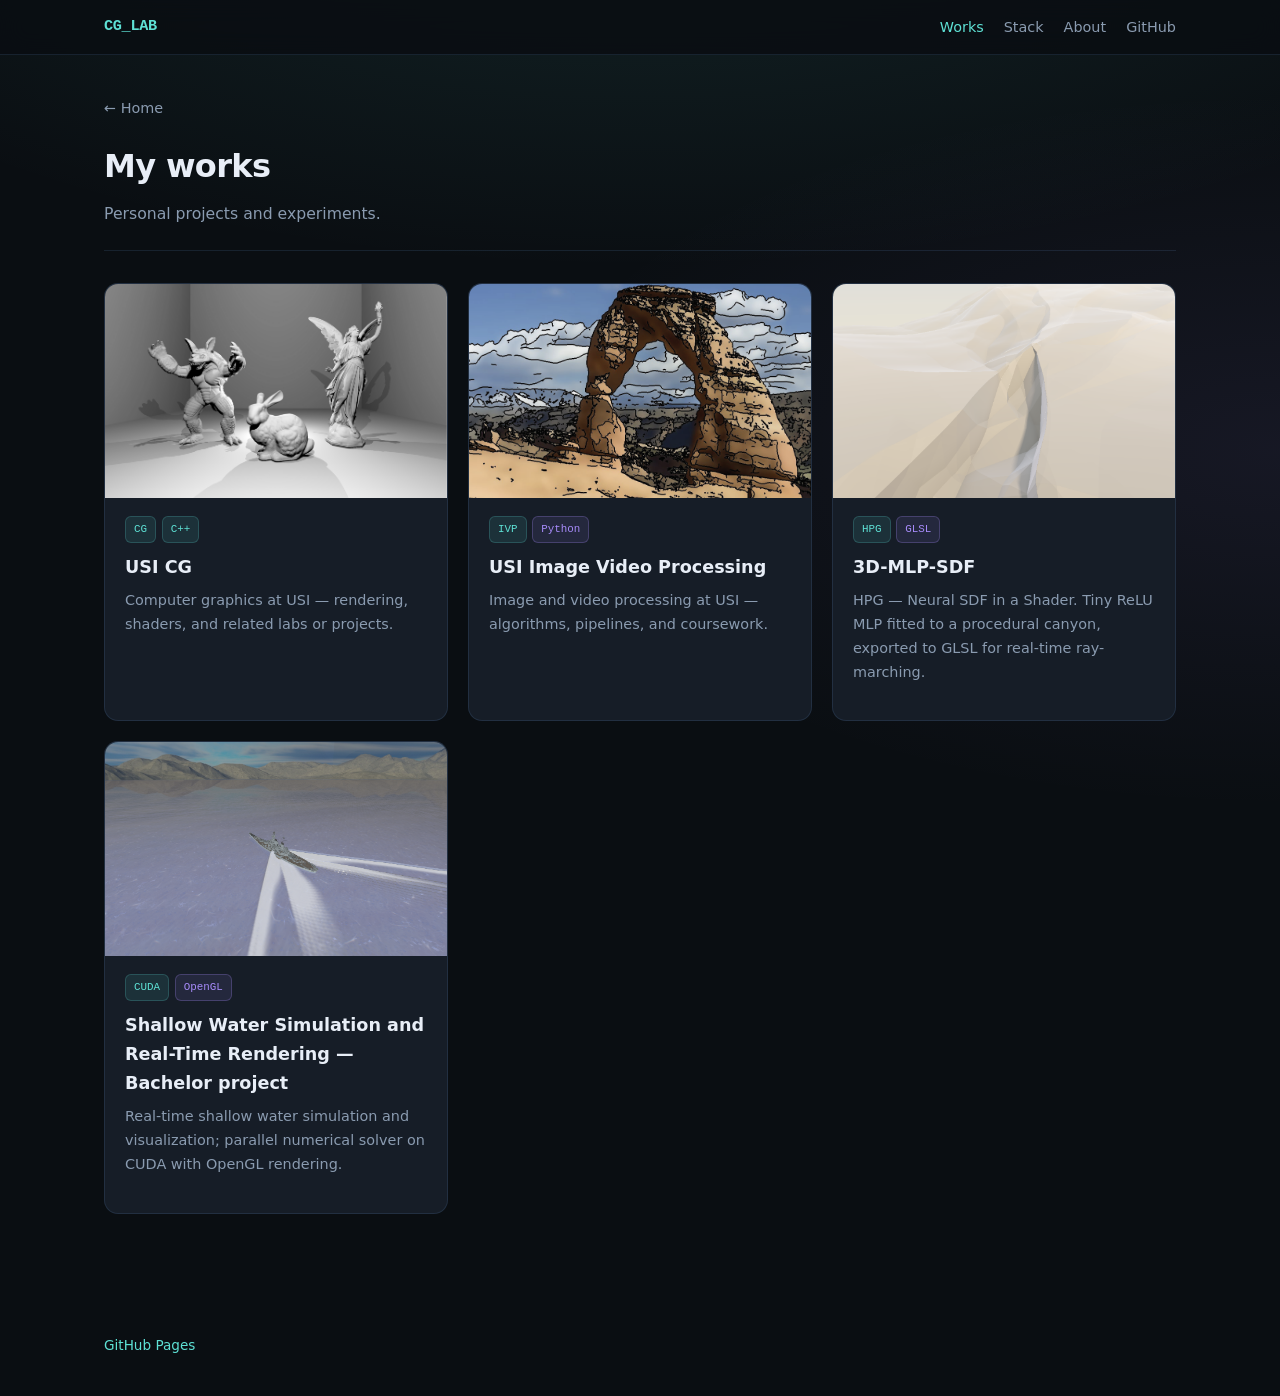
<file: pages/works.html>
<!DOCTYPE html>
<html lang="en">
<head>
  <meta charset="utf-8" />
  <meta name="viewport" content="width=device-width, initial-scale=1" />
  <meta
    name="description"
    data-i18n-meta="worksMetaDesc"
    content="Selected computer graphics projects — path tracing, real-time rendering, procedural content."
  />
  <title>Works · CG Lab</title>
  <link rel="stylesheet" href="../css/styles.css" />
</head>
<body data-i18n-title="titleWorks">
  <a class="skip" href="#main" data-i18n="skipWorks">Skip to works</a>

  <nav aria-label="Primary" data-i18n-attr="aria-label:navAria">
    <div class="nav-inner">
      <a class="brand" href="../index.html">CG_LAB</a>
      <div class="nav-right">
        <ul class="nav-links">
          <li><a href="works.html" aria-current="page" data-i18n="navWorks">Works</a></li>
          <li><a href="../index.html#stack" data-i18n="navStack">Stack</a></li>
          <li><a href="../index.html#about" data-i18n="navAbout">About</a></li>
          <li><a href="https://github.com/" target="_blank" rel="noopener noreferrer">GitHub</a></li>
        </ul>
      </div>
    </div>
  </nav>

  <main id="main">
    <a class="page-back" href="../index.html" data-i18n="backHome">← Home</a>
    <header class="page-intro">
      <h1 data-i18n="worksPageTitle">My works</h1>
      <p data-i18n="worksPageLede">Personal projects and experiments.</p>
    </header>

    <section aria-labelledby="works-title">
      <h2 class="section-title visually-hidden" id="works-title" data-i18n="worksTitle">My works</h2>
      <div class="portfolio">
        <article class="project">
          <a class="project-thumb-link" href="usi-cg.html" aria-hidden="true" tabindex="-1">
            <div class="project-thumb" role="img" data-i18n-attr="aria-label:projThumb1Aria">
              <img src="../CG Title.png" alt="CG Title" style="width:100%;height:100%;object-fit:cover;">
            </div>
          </a>
          <div class="project-body">
            <div class="project-tags">
              <span class="tag">CG</span>
              <span class="tag">C++</span>
            </div>
            <h3><a href="usi-cg.html" data-i18n="proj1Title">USI CG</a></h3>
            <p data-i18n="proj1Desc">Computer graphics at USI — rendering, shaders, and related labs or projects.</p>
          </div>
        </article>

        <article class="project">
          <a class="project-thumb-link" href="usi-image-video-processing.html" aria-hidden="true" tabindex="-1">
            <div class="project-thumb" role="img" data-i18n-attr="aria-label:projThumb2Aria">
              <img src="../IVP Title.png" alt="IVP Title" style="width:100%;height:100%;object-fit:cover;">
            </div>
          </a>
          <div class="project-body">
            <div class="project-tags">
              <span class="tag">IVP</span>
              <span class="tag purple">Python</span>
            </div>
            <h3><a href="usi-image-video-processing.html" data-i18n="proj2Title">USI Image Video Processing</a></h3>
            <p data-i18n="proj2Desc">Image and video processing at USI — algorithms, pipelines, and coursework.</p>
          </div>
        </article>

        <article class="project">
          <a class="project-thumb-link" href="3d-mlp-sdf.html" aria-hidden="true" tabindex="-1">
            <div class="project-thumb" role="img" data-i18n-attr="aria-label:projThumb4Aria">
              <img src="../GI.png" alt="3D-MLP-SDF" style="width:100%;height:100%;object-fit:cover;">
            </div>
          </a>
          <div class="project-body">
            <div class="project-tags">
              <span class="tag">HPG</span>
              <span class="tag purple">GLSL</span>
            </div>
            <h3><a href="3d-mlp-sdf.html" data-i18n="proj4Title">3D-MLP-SDF</a></h3>
            <p data-i18n="proj4Desc">HPG — Neural SDF in a Shader. Tiny ReLU MLP fitted to a procedural canyon, exported to GLSL for real-time ray-marching.</p>
          </div>
        </article>

        <article class="project">
          <a class="project-thumb-link" href="shallow-water-simulation-and-real-time-rendering.html" aria-hidden="true" tabindex="-1">
            <div class="project-thumb" role="img" data-i18n-attr="aria-label:projThumb3Aria">
              <img src="../Battleship.png" alt="Shallow Water Simulation" style="width:100%;height:100%;object-fit:cover;">
            </div>
          </a>
          <div class="project-body">
            <div class="project-tags">
              <span class="tag">CUDA</span>
              <span class="tag purple">OpenGL</span>
            </div>
            <h3><a href="shallow-water-simulation-and-real-time-rendering.html" data-i18n="proj3Title">Shallow Water Simulation and Real-Time Rendering — Bachelor project</a></h3>
            <p data-i18n="proj3Desc">
              Real-time shallow water simulation and visualization; parallel numerical solver on CUDA with OpenGL rendering.
            </p>
          </div>
        </article>
      </div>
    </section>
  </main>

  <footer>
    <p data-i18n-html="footerHtml">
      <a href="https://pages.github.com/" target="_blank" rel="noopener noreferrer">GitHub Pages</a>
    </p>
  </footer>

  <script src="../js/i18n.js"></script>
</body>
</html>
</file>
<file: css/styles.css>
/* CG Lab — site styles */

:root {
  --bg: #0a0e12;
  --bg-elevated: #111820;
  --surface: #161d27;
  --border: rgba(120, 180, 255, 0.12);
  --text: #e8eef7;
  --muted: #8a9bb0;
  --accent: #5ee1d5;
  --accent-2: #a78bfa;
  --warn: #fbbf24;
  --radius: 14px;
  --font: "Segoe UI", system-ui, -apple-system, "PingFang SC", "Microsoft YaHei", sans-serif;
  --mono: "Cascadia Code", "JetBrains Mono", "Fira Code", ui-monospace, monospace;
}

* {
  box-sizing: border-box;
  margin: 0;
  padding: 0;
}

html {
  scroll-behavior: smooth;
}

body {
  font-family: var(--font);
  background: var(--bg);
  color: var(--text);
  line-height: 1.65;
  min-height: 100vh;
}

/* Background: grid + soft glow */
body::before {
  content: "";
  position: fixed;
  inset: 0;
  background:
    radial-gradient(ellipse 80% 50% at 50% -20%, rgba(94, 225, 213, 0.12), transparent),
    radial-gradient(ellipse 60% 40% at 100% 50%, rgba(167, 139, 250, 0.08), transparent),
    linear-gradient(var(--bg) 0 0) padding-box,
    repeating-linear-gradient(
      90deg,
      transparent,
      transparent 48px,
      rgba(255, 255, 255, 0.02) 48px,
      rgba(255, 255, 255, 0.02) 49px
    ),
    repeating-linear-gradient(
      0deg,
      transparent,
      transparent 48px,
      rgba(255, 255, 255, 0.02) 48px,
      rgba(255, 255, 255, 0.02) 49px
    );
  pointer-events: none;
  z-index: -1;
}

.skip {
  position: absolute;
  left: -9999px;
}

.skip:focus {
  left: 1rem;
  top: 1rem;
  z-index: 100;
  padding: 0.5rem 1rem;
  background: var(--surface);
  border-radius: 8px;
  color: var(--text);
}

nav {
  position: sticky;
  top: 0;
  z-index: 50;
  background: rgba(10, 14, 18, 0.85);
  backdrop-filter: blur(12px);
  border-bottom: 1px solid var(--border);
}

.nav-inner {
  max-width: 1120px;
  margin: 0 auto;
  padding: 0.85rem 1.5rem;
  display: flex;
  align-items: center;
  justify-content: space-between;
  gap: 1rem;
  flex-wrap: wrap;
}

.nav-right {
  display: flex;
  align-items: center;
  gap: 1rem 1.5rem;
  flex-wrap: wrap;
}

.lang-switch {
  display: inline-flex;
  border: 1px solid var(--border);
  border-radius: 9px;
  overflow: hidden;
  flex-shrink: 0;
}

.lang-switch button {
  font-family: var(--font);
  font-size: 0.8rem;
  padding: 0.4rem 0.65rem;
  border: none;
  background: transparent;
  color: var(--muted);
  cursor: pointer;
  transition: background 0.15s, color 0.15s;
}

.lang-switch button:hover {
  color: var(--text);
}

.lang-switch button[aria-pressed="true"] {
  background: var(--accent-soft, rgba(94, 225, 213, 0.18));
  color: var(--accent);
}

.lang-switch button + button {
  border-left: 1px solid var(--border);
}

.brand {
  font-family: var(--mono);
  font-size: 0.95rem;
  font-weight: 600;
  color: var(--accent);
  text-decoration: none;
  letter-spacing: -0.02em;
}

.brand span {
  color: var(--muted);
  font-weight: 400;
}

.nav-links {
  display: flex;
  flex-wrap: wrap;
  gap: 0.25rem 1.25rem;
  list-style: none;
}

.nav-links a {
  color: var(--muted);
  text-decoration: none;
  font-size: 0.9rem;
  transition: color 0.15s;
}

.nav-links a:hover {
  color: var(--accent);
}

.nav-links a[aria-current="page"] {
  color: var(--accent);
  font-weight: 500;
}

.page-back {
  display: inline-block;
  margin-bottom: 1.25rem;
  font-size: 0.9rem;
  color: var(--muted);
  text-decoration: none;
}

.page-back:hover {
  color: var(--accent);
}

.page-intro {
  margin-bottom: 2rem;
  padding-bottom: 1.5rem;
  border-bottom: 1px solid var(--border);
}

.page-intro h1 {
  font-size: clamp(1.5rem, 4vw, 2rem);
  font-weight: 600;
  letter-spacing: -0.02em;
  margin-bottom: 0.5rem;
}

.page-intro p {
  color: var(--muted);
  font-size: 0.98rem;
  max-width: 42rem;
  line-height: 1.6;
}

.visually-hidden {
  position: absolute;
  width: 1px;
  height: 1px;
  padding: 0;
  margin: -1px;
  overflow: hidden;
  clip: rect(0, 0, 0, 0);
  white-space: nowrap;
  border: 0;
}

main {
  max-width: 1120px;
  margin: 0 auto;
  padding: 2.5rem 1.5rem 4rem;
}

/* Home: GitHub sidebar + main column */
main.home-layout {
  max-width: 1180px;
  display: grid;
  grid-template-columns: minmax(220px, 260px) minmax(0, 1fr);
  gap: 2rem 2.25rem;
  align-items: start;
}

.github-sidebar {
  position: sticky;
  top: 5.5rem;
}

.github-card {
  display: flex;
  flex-direction: column;
  align-items: stretch;
  gap: 0.65rem;
  padding: 1.25rem;
  text-align: center;
}

.github-card-avatar-wrap {
  display: block;
  margin: 0 auto 0.25rem;
  border-radius: 50%;
  overflow: hidden;
  width: 120px;
  height: 120px;
  border: 2px solid var(--border);
  transition: border-color 0.2s, box-shadow 0.2s;
}

.github-card-avatar-wrap:hover {
  border-color: rgba(94, 225, 213, 0.45);
  box-shadow: 0 0 20px rgba(94, 225, 213, 0.12);
}

.github-card-avatar {
  display: block;
  width: 100%;
  height: 100%;
  object-fit: cover;
}

.github-card-name {
  font-size: 1.05rem;
  font-weight: 600;
  color: var(--text);
  text-decoration: none;
  letter-spacing: -0.02em;
}

.github-card-name:hover {
  color: var(--accent);
}

.github-card-login {
  font-family: var(--mono);
  font-size: 0.85rem;
  color: var(--muted);
  margin-top: -0.35rem;
}

.github-card-bio {
  font-size: 0.88rem;
  color: var(--muted);
  line-height: 1.55;
  text-align: left;
  margin-top: 0.15rem;
}

.github-card-bio-text:empty {
  display: none;
}

.github-card-error {
  font-size: 0.85rem;
  color: var(--warn);
  text-align: left;
  margin: 0;
}

.github-card-stats {
  margin: 0.35rem 0 0;
  padding: 0.75rem 0 0;
  border-top: 1px solid var(--border);
  text-align: left;
}

.github-card-stats div {
  display: flex;
  justify-content: space-between;
  align-items: baseline;
  gap: 0.75rem;
}

.github-card-stats dt {
  font-size: 0.72rem;
  text-transform: uppercase;
  letter-spacing: 0.06em;
  color: var(--muted);
  font-weight: 500;
}

.github-card-stats dd {
  font-family: var(--mono);
  font-size: 0.95rem;
  color: var(--accent);
}

.github-card-cta {
  justify-content: center;
  margin-top: 0.35rem;
}

.sidebar-subheading {
  font-family: var(--mono);
  font-size: 0.72rem;
  text-transform: uppercase;
  letter-spacing: 0.1em;
  color: var(--muted);
  margin: 0 0 0.85rem;
  text-align: center;
}

.contact-card {
  padding: 1.1rem 1.25rem;
  margin-top: 0.25rem;
}

.contact-list {
  list-style: none;
  margin: 0;
  padding: 0;
  display: flex;
  flex-direction: column;
  gap: 0.5rem;
}

.contact-link {
  display: inline-flex;
  align-items: center;
  gap: 0.55rem;
  color: var(--text);
  text-decoration: none;
  font-size: 0.92rem;
  padding: 0.4rem 0.5rem;
  margin: 0 auto;
  border-radius: 10px;
  transition: color 0.15s, background 0.15s;
  max-width: 100%;
}

.contact-link span {
  overflow-wrap: anywhere;
  text-align: left;
}

.contact-link:hover {
  color: var(--accent);
  background: rgba(94, 225, 213, 0.08);
}

.contact-link .icon-x {
  flex-shrink: 0;
  color: var(--text);
  opacity: 0.92;
}

.contact-link:hover .icon-x {
  color: var(--accent);
  opacity: 1;
}

.contact-link .icon-mail {
  flex-shrink: 0;
  color: var(--text);
  opacity: 0.92;
}

.contact-link:hover .icon-mail {
  color: var(--accent);
  opacity: 1;
}

.home-main {
  min-width: 0;
}

@media (max-width: 900px) {
  main.home-layout {
    grid-template-columns: 1fr;
  }

  .github-sidebar {
    position: static;
    max-width: 320px;
    margin: 0 auto;
  }
}

.hero {
  margin-bottom: 3.5rem;
  padding-bottom: 2rem;
  border-bottom: 1px solid var(--border);
}

.hero-kicker {
  font-family: var(--mono);
  font-size: 0.8rem;
  color: var(--accent-2);
  letter-spacing: 0.04em;
  margin-bottom: 0.75rem;
}

.hero h1 {
  font-size: clamp(2rem, 5vw, 2.75rem);
  font-weight: 650;
  letter-spacing: -0.03em;
  line-height: 1.2;
  margin-bottom: 1rem;
  max-width: 22ch;
}

html[lang="zh-CN"] .hero h1 {
  max-width: 18ch;
}

.hero p {
  color: var(--muted);
  font-size: 1.05rem;
  max-width: 48ch;
}

.hero-cta {
  margin-top: 1.5rem;
  display: flex;
  flex-wrap: wrap;
  gap: 0.75rem;
}

.btn {
  display: inline-flex;
  align-items: center;
  gap: 0.4rem;
  padding: 0.65rem 1.1rem;
  border-radius: 10px;
  font-size: 0.9rem;
  text-decoration: none;
  transition: transform 0.12s, box-shadow 0.12s;
}

.btn:active {
  transform: scale(0.98);
}

.btn-primary {
  background: linear-gradient(135deg, rgba(94, 225, 213, 0.25), rgba(167, 139, 250, 0.2));
  color: var(--text);
  border: 1px solid rgba(94, 225, 213, 0.4);
}

.btn-primary:hover {
  box-shadow: 0 0 24px rgba(94, 225, 213, 0.2);
}

.btn-ghost {
  background: transparent;
  color: var(--muted);
  border: 1px solid var(--border);
}

.btn-ghost:hover {
  color: var(--text);
  border-color: rgba(94, 225, 213, 0.35);
}

.section-title {
  font-family: var(--mono);
  font-size: 0.75rem;
  text-transform: uppercase;
  letter-spacing: 0.12em;
  color: var(--muted);
  margin-bottom: 1.25rem;
}

section {
  margin-bottom: 3.5rem;
}

/* Portfolio grid */
.portfolio {
  display: grid;
  grid-template-columns: repeat(auto-fill, minmax(min(100%, 320px), 1fr));
  gap: 1.25rem;
}

.project {
  background: var(--surface);
  border-radius: var(--radius);
  border: 1px solid var(--border);
  overflow: hidden;
  display: flex;
  flex-direction: column;
  transition: border-color 0.2s, box-shadow 0.2s;
}

.project:hover {
  border-color: rgba(94, 225, 213, 0.35);
  box-shadow: 0 12px 40px rgba(0, 0, 0, 0.35);
}

a.project-thumb-link {
  display: block;
  text-decoration: none;
  color: inherit;
}

a.project-thumb-link:focus-visible {
  outline: 2px solid var(--accent);
  outline-offset: 2px;
}

.project-body h3 a {
  color: inherit;
  text-decoration: none;
}

.project-body h3 a:hover {
  color: var(--accent);
}

.project-thumb {
  aspect-ratio: 16 / 10;
  position: relative;
  overflow: hidden;
}

.project-thumb.placeholder-a {
  background:
    linear-gradient(145deg, #1a2332 0%, #0d1218 100%),
    radial-gradient(circle at 30% 70%, rgba(94, 225, 213, 0.35), transparent 55%),
    radial-gradient(circle at 75% 25%, rgba(167, 139, 250, 0.4), transparent 50%);
}

.project-thumb.placeholder-b {
  background:
    conic-gradient(from 180deg at 50% 50%, #1e293b, #0f172a, #1e3a5f, #0f172a, #1e293b);
}

.project-thumb.placeholder-b::after {
  content: "";
  position: absolute;
  inset: 18%;
  border: 2px solid rgba(94, 225, 213, 0.5);
  border-radius: 4px;
  box-shadow: inset 0 0 40px rgba(94, 225, 213, 0.15);
}

.project-thumb.placeholder-c {
  background: linear-gradient(160deg, #0c1220 0%, #1a1030 50%, #0a1628 100%);
}

.project-thumb.placeholder-c::before {
  content: "";
  position: absolute;
  width: 200%;
  height: 40%;
  left: -50%;
  bottom: 0;
  background: repeating-linear-gradient(
    90deg,
    transparent,
    transparent 2px,
    rgba(94, 225, 213, 0.08) 2px,
    rgba(94, 225, 213, 0.08) 4px
  );
  transform: perspective(200px) rotateX(60deg);
  transform-origin: bottom;
}

.project-body {
  padding: 1.15rem 1.25rem 1.25rem;
  flex: 1;
  display: flex;
  flex-direction: column;
}

.project-tags {
  display: flex;
  flex-wrap: wrap;
  gap: 0.35rem;
  margin-bottom: 0.65rem;
}

.tag {
  font-family: var(--mono);
  font-size: 0.68rem;
  padding: 0.2rem 0.5rem;
  border-radius: 6px;
  background: rgba(94, 225, 213, 0.1);
  color: var(--accent);
  border: 1px solid rgba(94, 225, 213, 0.2);
}

.tag.purple {
  background: rgba(167, 139, 250, 0.1);
  color: var(--accent-2);
  border-color: rgba(167, 139, 250, 0.25);
}

.project h3 {
  font-size: 1.1rem;
  font-weight: 600;
  margin-bottom: 0.45rem;
}

.project p {
  font-size: 0.9rem;
  color: var(--muted);
  flex: 1;
  margin-bottom: 1rem;
}

.project-links {
  display: flex;
  flex-wrap: wrap;
  gap: 0.65rem;
}

.project-links a {
  font-family: var(--mono);
  font-size: 0.78rem;
  color: var(--accent);
  text-decoration: none;
}

.project-links a:hover {
  text-decoration: underline;
}

/* Writing list */
.posts {
  display: flex;
  flex-direction: column;
  gap: 0.75rem;
}

.post-card {
  display: grid;
  grid-template-columns: auto 1fr;
  gap: 1rem 1.5rem;
  align-items: baseline;
  padding: 1.1rem 1.25rem;
  background: var(--surface);
  border: 1px solid var(--border);
  border-radius: var(--radius);
  text-decoration: none;
  color: inherit;
  transition: border-color 0.15s, background 0.15s;
}

@media (max-width: 520px) {
  .post-card {
    grid-template-columns: 1fr;
  }
}

.post-card:hover {
  border-color: rgba(167, 139, 250, 0.35);
  background: var(--bg-elevated);
}

.post-date {
  font-family: var(--mono);
  font-size: 0.75rem;
  color: var(--warn);
  white-space: nowrap;
}

.post-card h3 {
  font-size: 1rem;
  font-weight: 600;
  margin-bottom: 0.35rem;
}

.post-card p {
  font-size: 0.88rem;
  color: var(--muted);
}

.post-meta {
  grid-column: 1 / -1;
  display: flex;
  flex-wrap: wrap;
  gap: 0.4rem;
}

.post-meta .tag {
  font-size: 0.65rem;
}

/* Skills */
.skills {
  display: flex;
  flex-wrap: wrap;
  gap: 0.5rem;
}

.skill {
  padding: 0.45rem 0.85rem;
  background: var(--bg-elevated);
  border: 1px solid var(--border);
  border-radius: 999px;
  font-size: 0.85rem;
  color: var(--muted);
}

.about-grid {
  display: grid;
  grid-template-columns: 1fr;
  gap: 1.25rem;
  max-width: 42rem;
}

.about-card {
  background: var(--surface);
  border: 1px solid var(--border);
  border-radius: var(--radius);
  padding: 1.25rem 1.35rem;
}

.about-card p {
  color: var(--muted);
  font-size: 0.95rem;
}

.about-card p + p {
  margin-top: 0.75rem;
}

footer {
  max-width: 1120px;
  margin: 0 auto;
  padding: 0 1.5rem 2.5rem;
  font-size: 0.85rem;
  color: var(--muted);
}

main.home-layout + footer {
  max-width: 1180px;
}

footer a {
  color: var(--accent);
  text-decoration: none;
}

footer a:hover {
  text-decoration: underline;
}

/* Inline prose (keeps i18n HTML free of style= attributes) */
.notes-hint {
  margin-top: 1rem;
  font-size: 0.88rem;
  color: var(--muted);
}

.inline-code {
  font-family: var(--mono);
  color: var(--accent);
  font-size: 0.85em;
}

.about-card p strong {
  color: var(--text);
}

.work-hero-thumb {
  margin-bottom: 1.5rem;
  border-radius: var(--radius);
  border: 1px solid var(--border);
  overflow: hidden;
  max-height: 22rem;
}

.work-hero-thumb .project-thumb {
  aspect-ratio: 21 / 9;
  max-height: 22rem;
}

.work-lede {
  color: var(--muted);
  font-size: 1.05rem;
  line-height: 1.6;
  max-width: 48rem;
  margin-top: 0.35rem;
}

.work-detail-body {
  margin-top: 2rem;
  margin-bottom: 1.5rem;
}

.work-detail-body .section-title {
  margin-bottom: 1rem;
}

.work-detail-body p {
  color: var(--muted);
  font-size: 0.95rem;
  margin-bottom: 0.85rem;
}

.work-detail-body p:last-child {
  margin-bottom: 0;
}

.work-page-head.page-intro {
  border-bottom: none;
  margin-bottom: 0;
  padding-bottom: 0;
}

/* Work detail: anchor scroll clears sticky top nav; sidebar TOC sticks while scrolling */
html:has(main.work-wiki) {
  scroll-padding-top: 6rem;
}

.work-wiki-article {
  display: grid;
  grid-template-columns: minmax(0, 1fr) minmax(200px, 15.5rem);
  gap: 1.75rem 2rem;
  align-items: start;
}

.work-wiki-body {
  min-width: 0;
}

.work-wiki-toc-aside {
  position: sticky;
  top: 5.75rem;
  align-self: start;
  max-height: calc(100vh - 6.5rem);
  overflow-y: auto;
  overscroll-behavior: contain;
}

.wiki-toc--sidebar {
  margin: 0;
}

@media (max-width: 960px) {
  .work-wiki-article {
    grid-template-columns: 1fr;
  }

  .work-wiki-toc-aside {
    position: static;
    max-height: none;
    overflow: visible;
    order: -1;
  }

  .wiki-toc--sidebar {
    margin-bottom: 0;
  }
}

/* Wiki-style TOC + in-page sections (work detail pages) */
.wiki-toc {
  margin: 1.5rem 0;
  padding: 1rem 1.25rem;
}

.wiki-toc-title {
  font-family: var(--mono);
  font-size: 0.82rem;
  text-transform: uppercase;
  letter-spacing: 0.1em;
  color: var(--muted);
  margin-bottom: 0.85rem;
}

.wiki-toc ul {
  list-style: none;
  margin: 0;
  padding: 0;
  display: flex;
  flex-direction: column;
  align-items: stretch;
  gap: 0.35rem;
}

.wiki-toc li {
  width: 100%;
}

.wiki-toc a {
  display: inline-block;
  font-family: var(--mono);
  font-size: 0.95rem;
  color: var(--accent);
  text-decoration: none;
  padding: 0.2rem 0;
}

.wiki-toc a:hover {
  text-decoration: underline;
}

.wiki-toc-row {
  display: flex;
  align-items: flex-start;
  gap: 0.15rem;
  width: 100%;
}

.wiki-toc-row a {
  flex: 1;
  min-width: 0;
  word-break: break-word;
}

.wiki-toc-toggle {
  flex-shrink: 0;
  width: 1.4rem;
  height: 1.4rem;
  margin-top: 0.12rem;
  padding: 0;
  border: none;
  border-radius: 6px;
  background: transparent;
  color: var(--muted);
  cursor: pointer;
  display: inline-flex;
  align-items: center;
  justify-content: center;
  transition: background 0.12s, color 0.12s;
}

.wiki-toc-toggle:hover {
  color: var(--accent);
  background: rgba(94, 225, 213, 0.1);
}

.wiki-toc-toggle:focus-visible {
  outline: 2px solid var(--accent);
  outline-offset: 1px;
}

.wiki-toc-toggle-spacer {
  flex-shrink: 0;
  width: 1.4rem;
  height: 1.4rem;
  margin-top: 0.12rem;
}

.wiki-toc-chevron {
  display: block;
  width: 0.45rem;
  height: 0.45rem;
  border-right: 2px solid currentColor;
  border-bottom: 2px solid currentColor;
  transform: rotate(45deg);
  margin-top: -0.2rem;
  transition: transform 0.15s ease;
}

.wiki-toc-branch--collapsed .wiki-toc-chevron {
  transform: rotate(-45deg);
  margin-top: 0;
  margin-left: -0.05rem;
}

.wiki-toc-nested {
  list-style: none;
  margin: 0.25rem 0 0 0;
  padding: 0 0 0 0.55rem;
  border-left: 1px solid var(--border);
  display: flex;
  flex-direction: column;
  gap: 0.3rem;
}

.wiki-toc-nested[hidden] {
  display: none !important;
}

.wiki-toc-branch.wiki-toc-depth-2 > .wiki-toc-row > a,
.wiki-toc-branch.wiki-toc-depth-3 > .wiki-toc-row > a,
.wiki-toc-branch.wiki-toc-depth-4 > .wiki-toc-row > a {
  font-size: 0.8rem;
  color: var(--muted);
}

.wiki-toc .wiki-toc-static {
  margin-top: 0.6rem;
  padding-top: 0.6rem;
  border-top: 1px solid var(--border);
}

.work-wiki-section {
  margin-bottom: 1.25rem;
  scroll-margin-top: 6rem;
}

.work-wiki-section .section-title {
  margin-bottom: 0.75rem;
  scroll-margin-top: 6rem;
}

.work-wiki-section p {
  color: var(--muted);
  font-size: 0.95rem;
  line-height: 1.65;
  margin-bottom: 0.75rem;
}

.work-wiki-section p:last-child {
  margin-bottom: 0;
}

.wiki-reference-list {
  margin: 0;
  padding-left: 1.35rem;
  color: var(--muted);
  font-size: 0.95rem;
  line-height: 1.65;
}

.wiki-reference-list--ieee {
  list-style: decimal;
  list-style-position: outside;
  padding-left: 1.65rem;
}

.wiki-reference-list--ieee li[id] {
  scroll-margin-top: 6rem;
}

.wiki-reference-list li {
  margin-bottom: 0.5rem;
}

.wiki-reference-list li:last-child {
  margin-bottom: 0;
}

.wiki-reference-list a {
  color: var(--accent);
  text-decoration: none;
}

.wiki-reference-list a:hover {
  text-decoration: underline;
}

.work-note-status {
  color: var(--muted);
  font-size: 0.95rem;
  line-height: 1.65;
  margin: 0 0 0.5rem;
}

.work-note-status[hidden] {
  display: none;
}

.work-note-prose {
  color: var(--muted);
  font-size: 0.95rem;
  line-height: 1.7;
  padding-left: 1.15rem;
  margin-left: 0.35rem;
  border-left: 3px solid rgba(94, 225, 213, 0.22);
}

html[lang="zh-CN"] .work-note-prose > p {
  text-indent: 2em;
}

html[lang="zh-CN"] .work-note-prose > h1 + p,
html[lang="zh-CN"] .work-note-prose > h2 + p,
html[lang="zh-CN"] .work-note-prose > h3 + p {
  text-indent: 0;
}

.work-note-prose > *:first-child {
  margin-top: 0;
}

.work-note-prose > *:last-child {
  margin-bottom: 0;
}

.work-note-prose h1,
.work-note-prose h2,
.work-note-prose h3,
.work-note-prose h4 {
  color: var(--text);
  font-weight: 600;
  letter-spacing: -0.02em;
  margin: 1.25rem 0 0.5rem;
  line-height: 1.35;
  scroll-margin-top: 6rem;
}

.work-note-prose h1 {
  font-size: 1.35rem;
}

.work-note-prose h2 {
  font-size: 1.15rem;
}

.work-note-prose h3 {
  font-size: 1.05rem;
}

.work-note-prose p {
  margin: 0 0 0.75rem;
}

.work-note-prose ul,
.work-note-prose ol {
  margin: 0 0 0.75rem;
  padding-left: 1.85rem;
}

.work-note-prose li > ul,
.work-note-prose li > ol {
  margin-top: 0.35rem;
  margin-bottom: 0.35rem;
  padding-left: 1.35rem;
}

.work-note-prose li {
  margin: 0.25rem 0;
}

.work-note-prose a {
  color: var(--accent);
  text-decoration: none;
}

.work-note-prose a:hover {
  text-decoration: underline;
}

.work-note-prose code {
  font-family: var(--mono);
  font-size: 0.88em;
  background: var(--bg-elevated);
  padding: 0.12em 0.35em;
  border-radius: 6px;
  border: 1px solid var(--border);
}

.work-note-prose pre {
  margin: 0 0 0.85rem;
  padding: 1rem 1.1rem;
  background: var(--bg-elevated);
  border: 1px solid var(--border);
  border-radius: 10px;
  overflow-x: auto;
  font-size: 0.85rem;
}

.work-note-prose pre code {
  padding: 0;
  border: none;
  background: transparent;
  font-size: inherit;
}

.work-note-prose blockquote {
  margin: 0 0 0.75rem;
  padding: 0.5rem 0 0.5rem 1rem;
  border-left: 3px solid rgba(94, 225, 213, 0.45);
  color: var(--muted);
}

.work-note-prose img {
  max-width: 100%;
  height: auto;
  border-radius: 8px;
}

.work-note-prose hr {
  border: none;
  border-top: 1px solid var(--border);
  margin: 1.25rem 0;
}

.work-note-prose .katex {
  font-size: 1.05em;
}

.work-note-prose .katex-display {
  margin: 0.85rem 0;
  overflow-x: auto;
  overflow-y: hidden;
}

.work-note-prose h1 {
  cursor: pointer;
  user-select: none;
  display: flex;
  align-items: center;
  justify-content: space-between;
}

.note-h1-toggle {
  flex-shrink: 0;
  background: none;
  border: none;
  cursor: pointer;
  padding: 0;
  color: inherit;
  display: flex;
  align-items: center;
  justify-content: center;
  width: 1.2rem;
  height: 1.2rem;
  opacity: 0.7;
}

.note-h1-toggle:hover {
  opacity: 1;
}

.note-h1-chevron {
  display: block;
  width: 0.45rem;
  height: 0.45rem;
  border-right: 2px solid currentColor;
  border-bottom: 2px solid currentColor;
  transform: rotate(-45deg);
  transition: transform 0.2s;
}

.note-h1-toggle[aria-expanded="true"] .note-h1-chevron {
  transform: rotate(45deg);
}

.note-h1-body[hidden] {
  display: none !important;
}

.wiki-repo-link {
  font-family: var(--mono);
  font-size: 0.85rem;
  color: var(--accent);
  text-decoration: none;
}

.wiki-repo-link:hover {
  text-decoration: underline;
}
</file>
